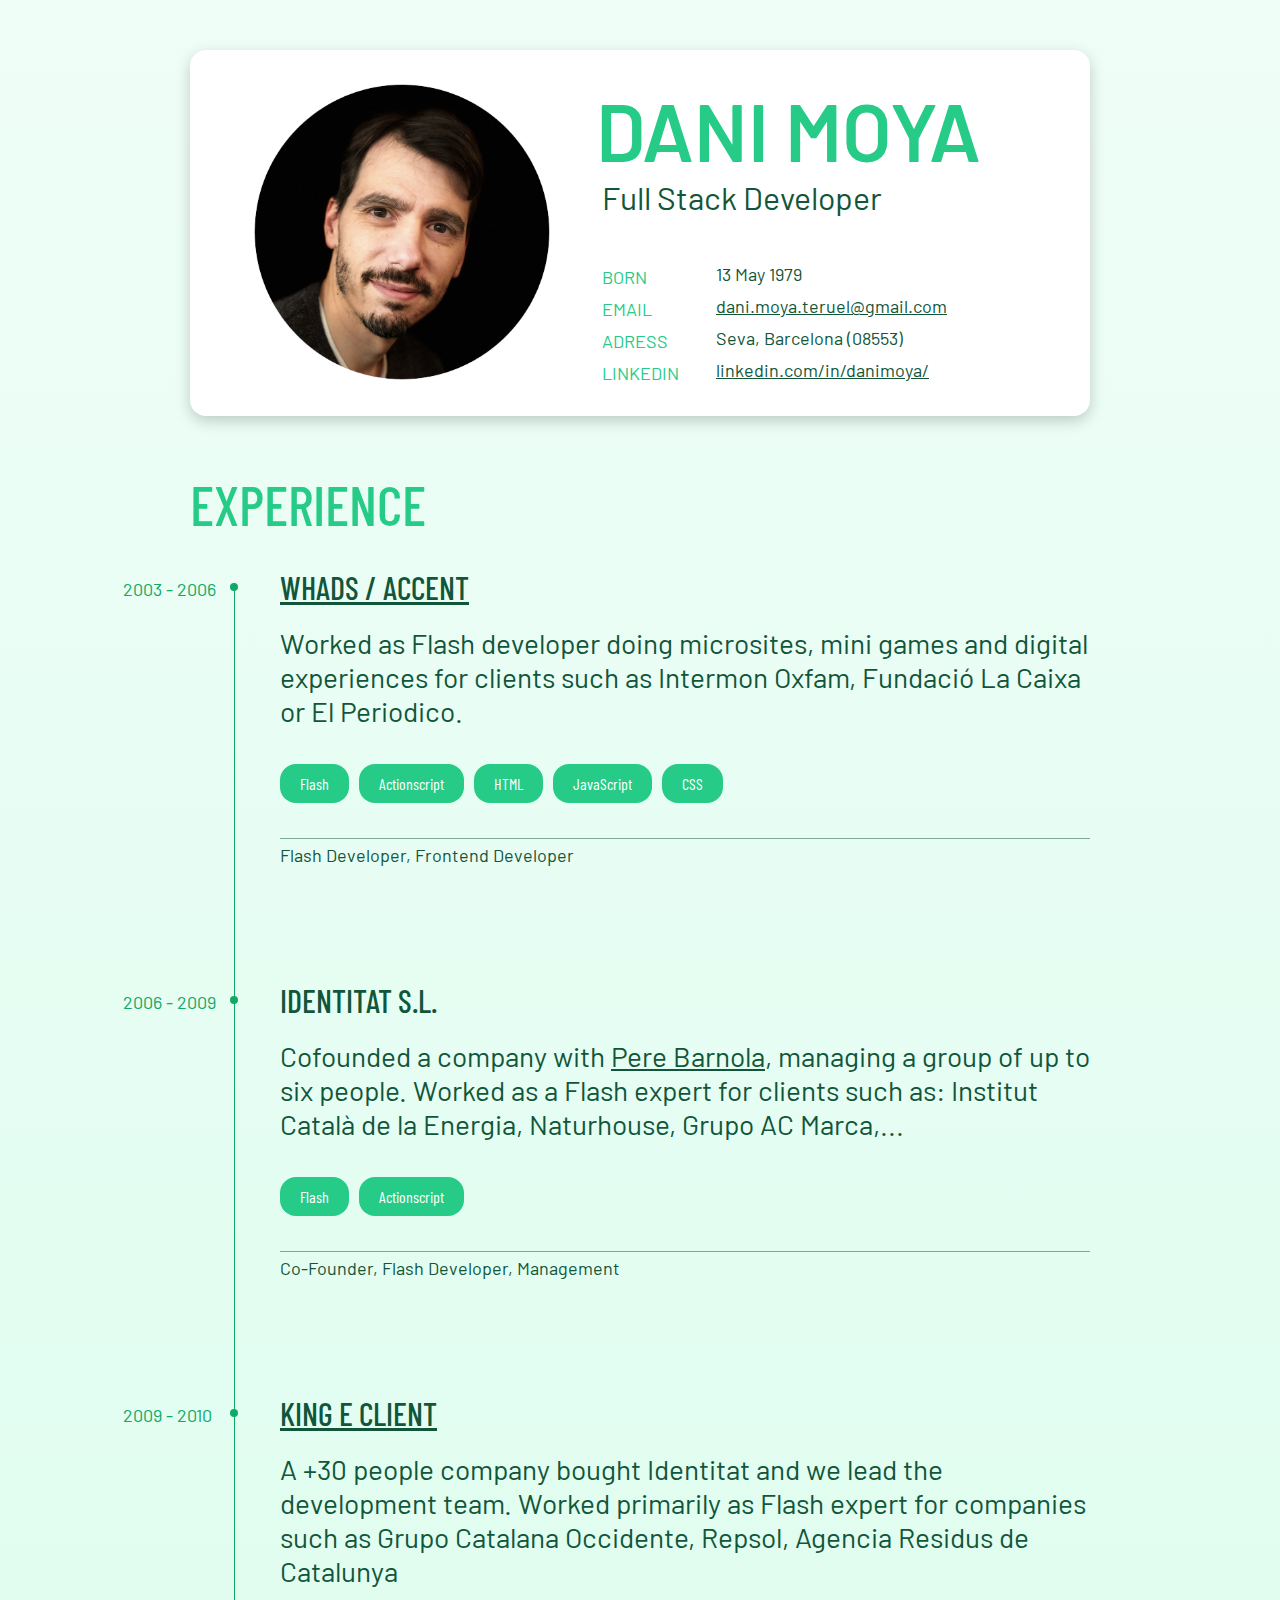
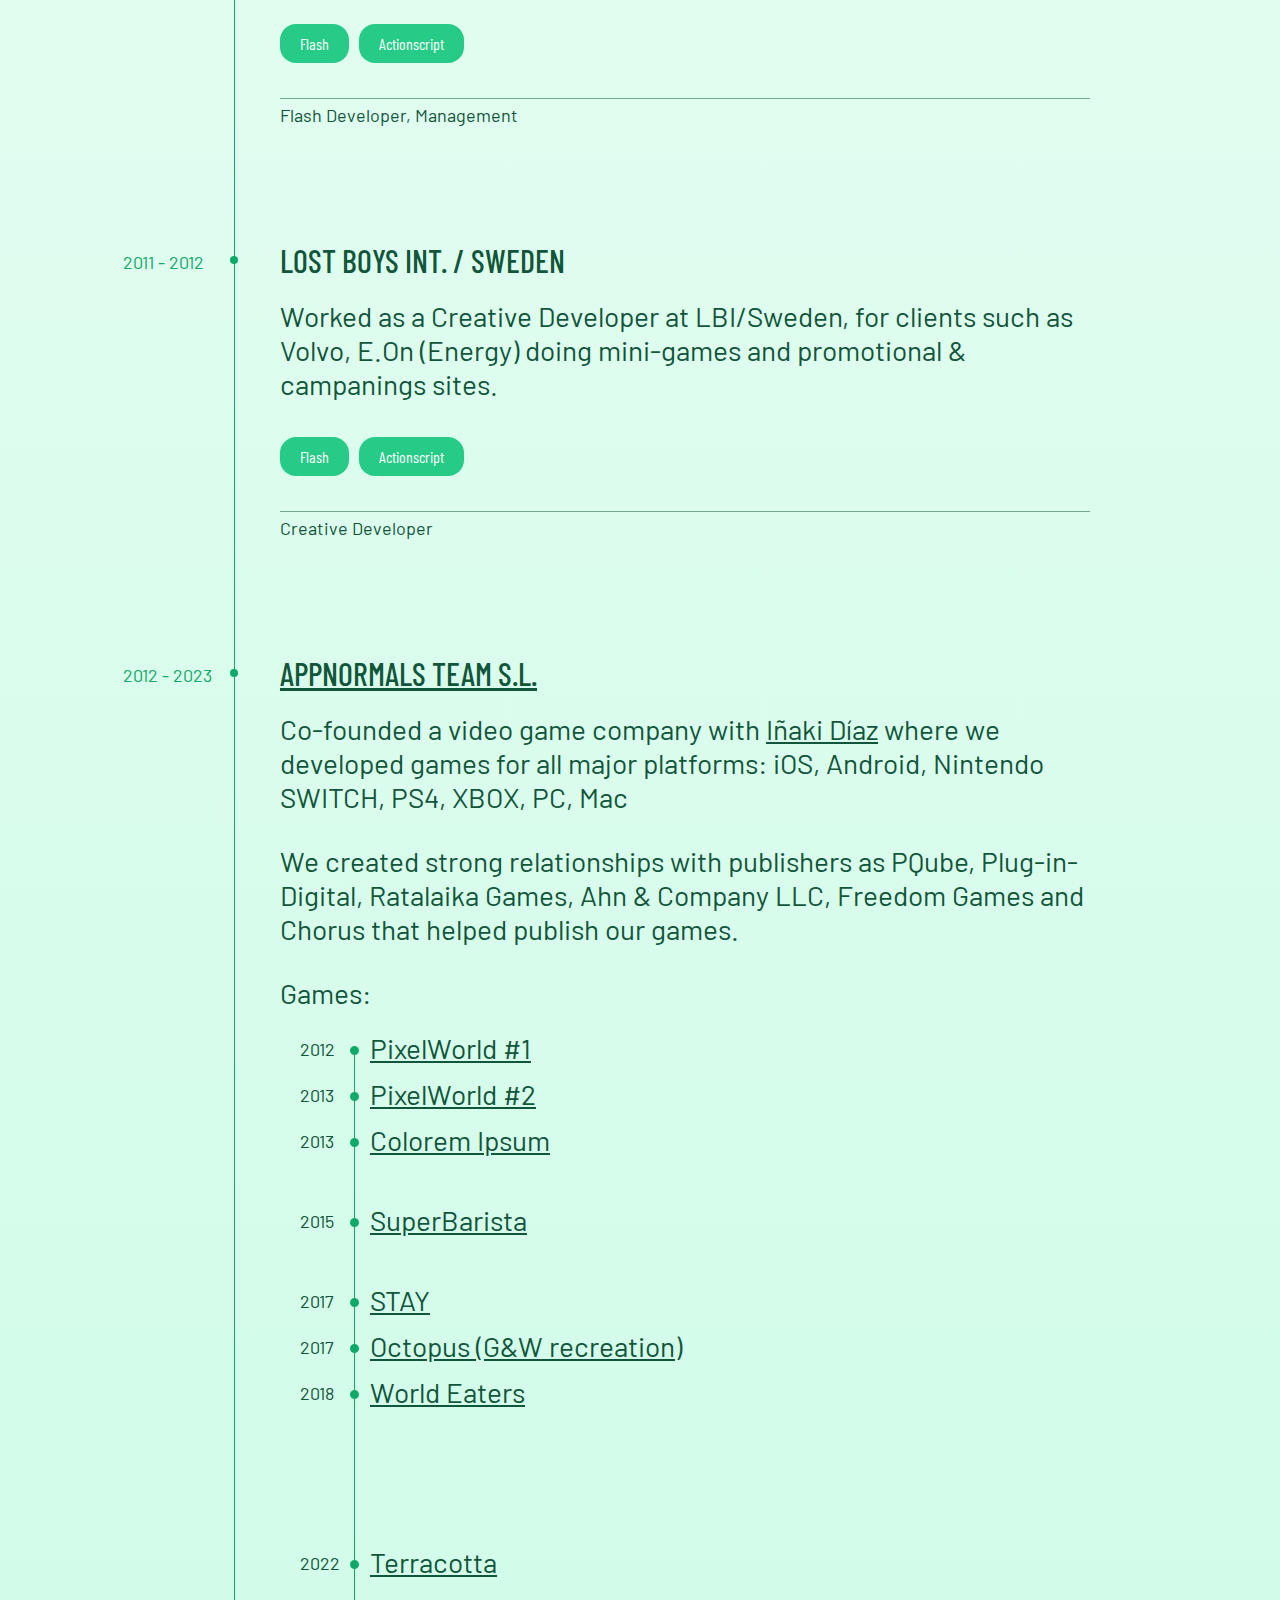
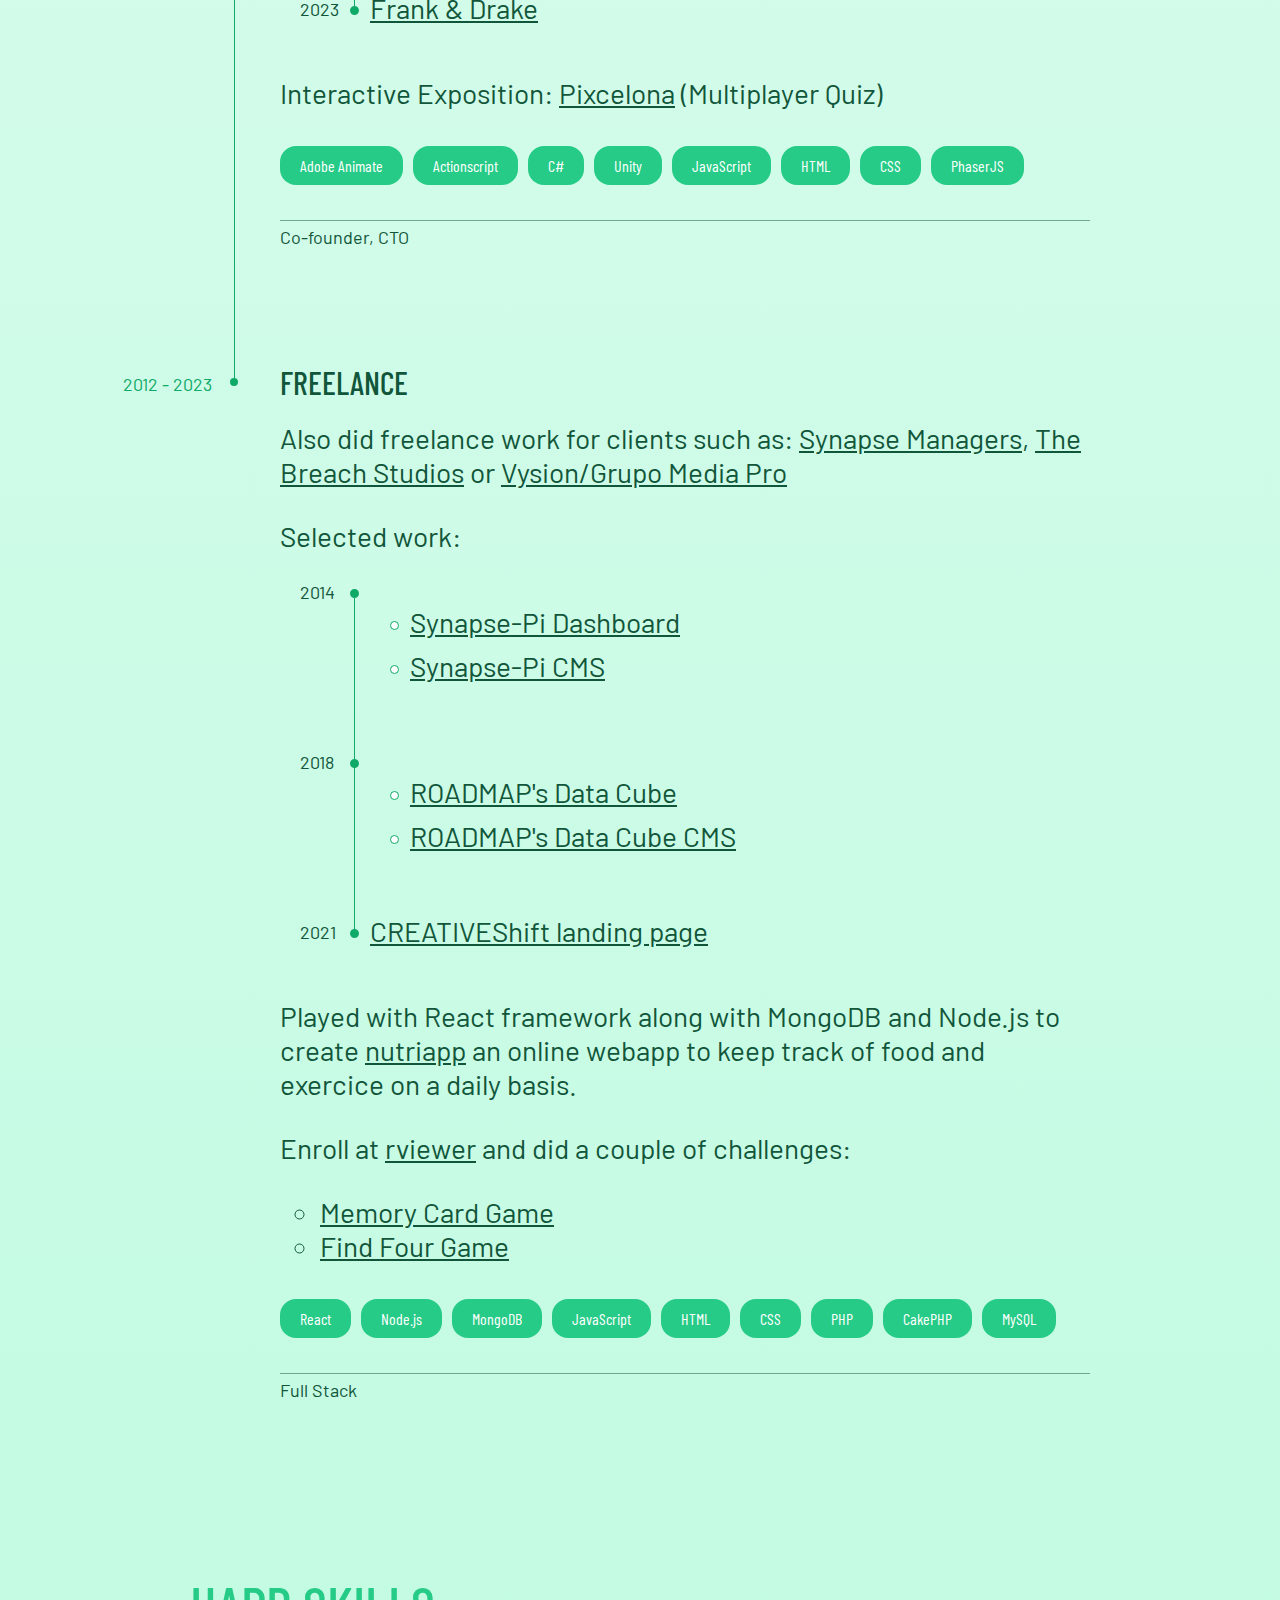
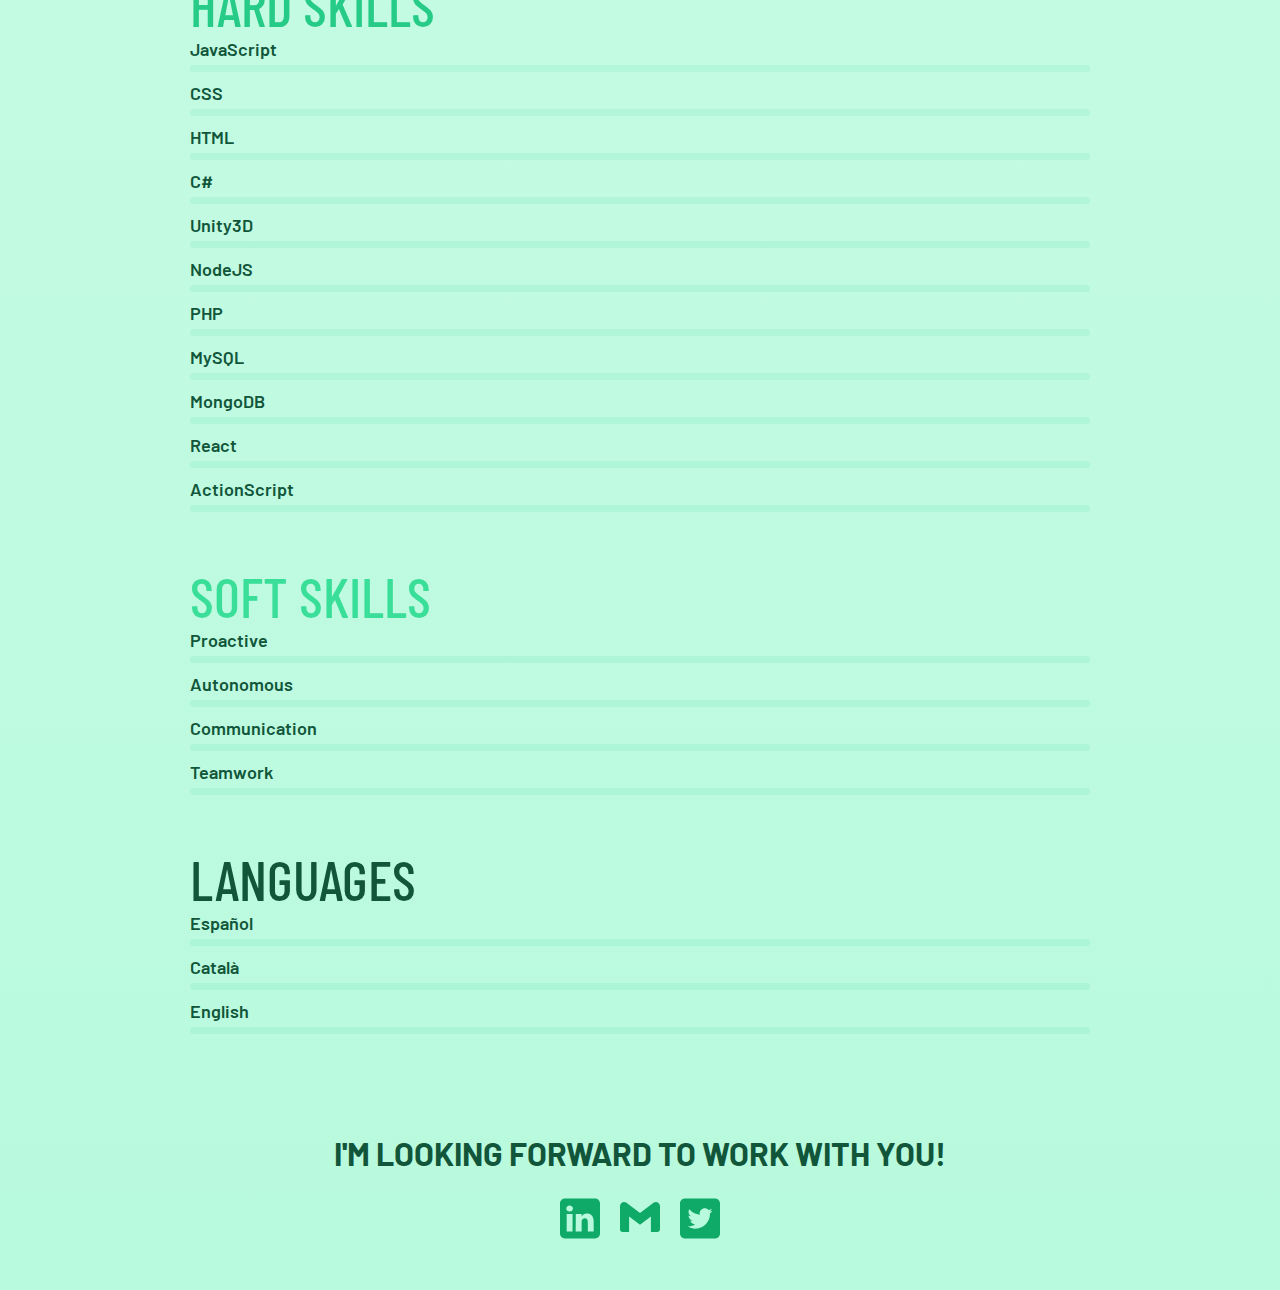
<file: index.html>
<!DOCTYPE html>
<html lang="en">
<head>
  <meta charset="UTF-8">
  <meta name="viewport" content="width=device-width, initial-scale=1.0">

  <!--<link rel="icon" type="image/png" sizes="32x32" href="./assets/favicon-32x32.png">-->
  <!-- Google fonts -->
  <link rel="preconnect" href="https://fonts.googleapis.com">
  <link rel="preconnect" href="https://fonts.gstatic.com" crossorigin>
  <link href="https://fonts.googleapis.com/css2?family=Barlow+Condensed:wght@400;700&family=Bellefair:wght@400;500;600;700&family=Barlow:wght@400;500;600;700&display=swap"
      rel="stylesheet">
      
  <!-- Our custom CSS -->
  <link rel="stylesheet" href="css/cv.css">
  <script src="https://ajax.googleapis.com/ajax/libs/jquery/3.6.4/jquery.min.js"></script>  
  <script src="./js/lib/anime.min.js"></script>
  <script src="./js/lib/fps.min.js"></script>
  <script src="./js/cv/index.js"></script>
  <title>Dani Moya | Full Stack Developer</title>
  
</head>
<body class="home">
    <div class="tooltip">
        <div class="tooltip-image-container">                      
        </div>
        <!--<img id="tooltip-image" class="tooltip-image" src="/assets/imgs/portfolio-synapse-dashboard.png">-->
        <div id="tooltip-description">Visit Linkedin profile</div>
        <img class="tooltip-wedge" src="assets/imgs/tooltip-wedge.png">
    </div>
    <div class="intro">
        <div class="intro-picture">
            <img class="flip-img" src="assets/imgs/dani.png">
        </div>
        <div class="intro-data">
            <div class="data-main">
                <div class="name">DANI MOYA</div>
                <div class="position">Full Stack Developer</div>
            </div>
            <div class="data-contact">
                <div class="pair">
                    <div class="contact-label">BORN</div>
                    <div class="contact-description">13 May 1979</div>
                </div>
                <div class="pair">
                    <div class="contact-label">EMAIL</div>
                    <div class="contact-description"><a href="mailto:dani.moya.teruel@gmail.com">dani.moya.teruel@gmail.com</a></div>
                </div>
                <div class="pair">
                    <div class="contact-label">ADRESS</div>
                    <div class="contact-description">Seva, Barcelona (08553)</div>
                </div>
                <div class="pair">
                    <div class="contact-label">LINKEDIN</div>
                    <div class="contact-description"><a href="https://www.linkedin.com/in/danimoya/" target="_blank">linkedin.com/in/danimoya/</a></div>
                </div>
            </div>
        </div>
        
    </div>
    <div class="cv">
        <div class="title">EXPERIENCE</div>
        <ul class="history-list">
            <li class="history-item">
                <div class="duration ff-serif">2003 - 2006</div>
                <h1 class="company ff-sans-cond"><a data-id="whads" href="https://www.whads.com/" target="_blank" >WHADS / ACCENT</a></h1>
                <div class="clients">Worked as Flash developer doing microsites, mini games and digital experiences for clients such as Intermon Oxfam, Fundació La Caixa or El Periodico.</div>
                <div class="tech-list">
                    <div class="tech">Flash</div>
                    <div class="tech">Actionscript</div>
                    <div class="tech">HTML</div>
                    <div class="tech">JavaScript</div>
                    <div class="tech">CSS</div>
                </div>
                <div class="rol-description">Flash Developer, Frontend Developer</div>
            </li>
            <li class="history-item">
                <div class="duration ff-serif">2006 - 2009</div>
                <h1 class="company ff-sans-cond">IDENTITAT S.L.</h1>
                <div class="clients">Cofounded a company with <a data-id="pere" href="https://www.linkedin.com/in/pere-barnola/" target="_blank">Pere Barnola</a>, managing a group of up to six people. Worked as a Flash expert for clients such as: Institut Català de la Energia, Naturhouse, Grupo AC Marca,...</div>

                <div class="tech-list">
                    <div class="tech">Flash</div>                
                    <div class="tech">Actionscript</div>                
                </div>
                <div class="rol-description ff-sans">Co-Founder, Flash Developer, Management</div>

            </li>
            <li class="history-item">
                <div class="duration ff-serif">2009 - 2010</div>
                <h1 class="company ff-sans-cond"><a data-id="kingeclient" href="https://kingeclient.com/" target="_blank">KING E CLIENT</a></h1>
                <div class="clients">A +30 people company bought Identitat and we lead the development team. Worked primarily as Flash expert for companies such as Grupo Catalana Occidente, Repsol, Agencia Residus de Catalunya</div>
                <div class="tech-list">
                    <div class="tech">Flash</div>
                    <div class="tech">Actionscript</div>                
                </div>
                <div class="rol-description">Flash Developer, Management</div>

            </li>
            <li class="history-item">
                <div class="duration ff-serif">2011 - 2012</div>
                <h1 class="company ff-sans-cond">LOST BOYS INT. / SWEDEN</h1>
                <div class="clients">Worked as a Creative Developer at LBI/Sweden, for clients such as Volvo, E.On (Energy) doing mini-games and promotional & campanings sites.</div>
                <div class="tech-list">
                    <div class="tech">Flash</div>
                    <div class="tech">Actionscript</div>                
                </div>
                <div class="rol-description">Creative Developer</div>

            </li>
            <li class="history-item">
                <div class="duration ff-serif">2012 - 2023</div>
                <h1 class="company ff-sans-cond"><a data-id="appnormals" href="https://appnormals.com/" target="_blank">APPNORMALS TEAM S.L.</a></h1>
                <div class="clients">
                    <p>Co-founded a video game company with <a data-id="inaki" href="https://www.linkedin.com/in/designatius/" target="_blank">Iñaki Díaz</a> where we developed games for all major platforms: iOS, Android, Nintendo SWITCH, PS4, XBOX, PC, Mac</p>
                    <p>We created strong relationships with publishers as PQube, Plug-in-Digital, Ratalaika Games, Ahn & Company LLC, Freedom Games and Chorus that helped publish our games.</p>
                    <p>
                        <span>Games</span>: 
                        <ul class="game-list">
                            <li><div class="date-release">2012</div><a data-id="pixelworld1" href="http://www.pixelworld.appnormals.com/" target="_blank">PixelWorld #1</a></li>
                            <li><div class="date-release">2013</div><a data-id="pixelworld2" href="https://www.behance.net/gallery/8091101/PixelWorld-vol-2-TV-shows-GAME" target="_blank">PixelWorld #2</a></li>
                            <li class="time-span-90"><div class="date-release">2013</div><a data-id="coloremipsum" href="https://www.behance.net/gallery/11932735/Colorem-Ipsum-GAME" target="_blank">Colorem Ipsum</a></li>
                            <li class="time-span-90"><div class="date-release">2015</div><a data-id="superbarista" href="https://www.behance.net/gallery/26732959/Super-Barista-iOS-game" target="_blank">SuperBarista</a></li>
                            <li><div class="date-release">2017</div><a data-id="stay" href="https://store.steampowered.com/app/753230/STAY/" target="_blank">STAY</a></li>
                            <li><div class="date-release">2017</div><a data-id="octopus" href="https://appnormals.com/octopus/" target="_blank">Octopus (G&W recreation)</a></li>
                            <li class="time-span-180"><div class="date-release">2018</div><a data-id="worldeaters" href="https://apps.apple.com/es/app/world-eaters/id1459025839" target="_blank">World Eaters</a></li>
                            <li><div class="date-release">2022</div><a data-id="terracotta" href="https://store.steampowered.com/app/748020/TERRACOTTA/" target="_blank">Terracotta</a></li>
                            <li><div class="date-release">2023</div><a data-id="frankanddrake" href="https://store.steampowered.com/app/1530800/Frank_and_Drake/" target="_blank">Frank & Drake</a></li>                            
                        </ul>
                    </p>
                    <p><span>Interactive Exposition</span>: <a data-h="180" data-id="pixcelona" href="assets/video/pixcelona.mp4" target="_blank">Pixcelona</a> (Multiplayer Quiz)</p>     
                </div>               
                <div class="tech-list">
                    <div class="tech">Adobe Animate</div>                
                    <div class="tech">Actionscript</div>                
                    <div class="tech">C#</div>                
                    <div class="tech">Unity</div>                
                    <div class="tech">JavaScript</div>                
                    <div class="tech">HTML</div>                
                    <div class="tech">CSS</div>                
                    <div class="tech">PhaserJS</div>                
                </div>
                <div class="rol-description">Co-founder, CTO</div>

            </li>
            <li class="history-item">
                <div class="duration ff-serif">2012 - 2023</div>
                <div class="company ff-sans-cond">FREELANCE</div>
                <div class="clients">
                    <p>Also did freelance work for clients such as: <a data-id="synapsemanagers" href="https://www.synapse-managers.com/" target="_blank">Synapse Managers</a>, <a data-id="thebreach" href="https://thebreachstudios.com/" target="_blank">The Breach Studios</a> or <a data-id="vysion" href="https://visyon360.com/" target="_blank">Vysion/Grupo Media Pro</a></p>
                    <p>
                        <span>Selected work:</span>
                        <ul class="game-list">
                            <li class="time-span-180">
                                <div class="date-release">2014</div>
                                <ul>
                                    <li><a data-id="synapse-pi-dashboard" href="https://synapse-pi.com/" target="_blank">Synapse-Pi Dashboard</a></li>
                                    <li><a data-id="synapse-pi-cms" href="https://synapse-pi.com/admin?url=admin" target"_blank">Synapse-Pi CMS</a></li>
                                </ul>
                                
                                
                            </li>
                            <li class="time-span-130">
                                <div class="date-release">2018</div>
                                <ul>
                                    <li><a data-id="synapse-cube-front" href="https://datacube.roadmap-alzheimer.org/" target="_blank">ROADMAP's Data Cube</a></li>
                                    <li><a data-id="synapse-cube-back" href="https://appnormals.com/synapse_cube/backend/index.php" target="_blank">ROADMAP's Data Cube CMS</a></li>
                                </ul>
                            </li>
                            <li>
                                <div class="date-release">2021</div>
                                <a data-id="creativeshift" href="#" target="_blank">CREATIVEShift landing page</a>
                            </li>
                        </ul>
                    </p>
                    <p>
                     Played with React framework along with MongoDB and Node.js to create <a data-id="nutriapp" href="https://nutriapp.onrender.com/" target="_blank">nutriapp</a> an online webapp to keep track of food and exercice on a daily basis.
                    </p>   
                    <p>
                        Enroll at <a data-id="rviewer" href="https://rviewer.io/">rviewer</a> and did a couple of challenges:
                        <ul>
                            <li><a data-id="memory" href="https://memory-game-p1ml.onrender.com/">Memory Card Game</a></li>
                            <li><a data-id="find-four" href="https://find-four-game.onrender.com/">Find Four Game</a></li>
                        </ul>
                    </p>
                </div>                     
                <div class="tech-list">
                    <div class="tech">React</div>                
                    <div class="tech">Node.js</div>                
                    <div class="tech">MongoDB</div>  
                    <div class="tech">JavaScript</div>                
                    <div class="tech">HTML</div>                
                    <div class="tech">CSS</div>    
                    <div class="tech">PHP</div>                
                    <div class="tech">CakePHP</div>                
                    <div class="tech">MySQL</div>    
                </div>
                <div class="rol-description">Full Stack</div>
            </li>
        </ul>
        
    </div>
    <div class="expertise">
        <div class="title">HARD SKILLS</div>
        <ul class="expertise-list">
            <li>
                <div class="expertise-item">JavaScript</div>
                <div class="expertise-score-holder"><div data-id="90" class="expertise-score"></div>
            </li>
            <li>
                <div class="expertise-item">CSS</div>
                <div class="expertise-score-holder"><div data-id="80" class="expertise-score"></div>
            </li>
            <li>
                <div class="expertise-item">HTML</div>
                <div class="expertise-score-holder"><div data-id="80" class="expertise-score"></div>
            </li>
            <li>
                <div class="expertise-item">C#</div>
                <div class="expertise-score-holder"><div data-id="95" class="expertise-score"></div>
            </li>
            <li>
                <div class="expertise-item">Unity3D</div>
                <div class="expertise-score-holder"><div data-id="95" class="expertise-score"></div>
            </li>
            <li>
                <div class="expertise-item">NodeJS</div>
                <div class="expertise-score-holder"><div data-id="75" class="expertise-score"></div>
            </li>
            <li>
                <div class="expertise-item">PHP</div>
                <div class="expertise-score-holder"><div data-id="80" class="expertise-score"></div>
            </li>
            <li>
                <div class="expertise-item">MySQL</div>
                <div class="expertise-score-holder"><div data-id="80" class="expertise-score"></div>
            </li>
            <li>
                <div class="expertise-item">MongoDB</div>
                <div class="expertise-score-holder"><div data-id="75" class="expertise-score"></div>
            </li>
            <li>
                <div class="expertise-item">React</div>
                <div class="expertise-score-holder"><div data-id="75" class="expertise-score"></div>
            </li>
            <li>
                <div class="expertise-item">ActionScript</div>
                <div class="expertise-score-holder"><div data-id="95" class="expertise-score"></div>
            </li>
        </ul>
        <div class="title title-soft">SOFT SKILLS</div>
        <ul class="expertise-list expertise-list-softskills">
            <li>
                <div class="expertise-item">Proactive</div>
                <div class="expertise-score-holder"><div data-id="90" class="expertise-score"></div>
            </li>
            <li>
                <div class="expertise-item">Autonomous</div>
                <div class="expertise-score-holder"><div data-id="95" class="expertise-score"></div>
            </li>
            <li>
                <div class="expertise-item">Communication</div>
                <div class="expertise-score-holder"><div data-id="80" class="expertise-score"></div>
            </li>
            <li>
                <div class="expertise-item">Teamwork</div>
                <div class="expertise-score-holder"><div data-id="95" class="expertise-score"></div>
            </li>
        </ul>
        <div class="title title-languages">LANGUAGES</div>
        <ul class="expertise-list expertise-list-languages">
            <li>
                <div class="expertise-item">Español</div>
                <div class="expertise-score-holder"><div data-id="100" class="expertise-score"></div>
            </li>
            <li>
                <div class="expertise-item">Català</div>
                <div class="expertise-score-holder"><div data-id="100" class="expertise-score"></div>
            </li>
            <li>
                <div class="expertise-item">English</div>
                <div class="expertise-score-holder"><div data-id="85" class="expertise-score"></div>
            </li>
        </ul>
    </div>
    <div class="cta-section">
        <h1>I'M LOOKING FORWARD TO WORK WITH YOU!</h1>
        <div class="icons-list">
            <a id="linkedin-icon" class="icon" href="https://www.linkedin.com/in/danimoya/" target="_blank">
                <svg  height="100%" style="fill-rule:evenodd;clip-rule:evenodd;stroke-linejoin:round;stroke-miterlimit:2;" version="1.1" viewBox="0 0 512 512" width="100%" xml:space="preserve" xmlns="http://www.w3.org/2000/svg" xmlns:serif="http://www.serif.com/" xmlns:xlink="http://www.w3.org/1999/xlink"><title>Linkedin</title><path d="M449.446,0c34.525,0 62.554,28.03 62.554,62.554l0,386.892c0,34.524 -28.03,62.554 -62.554,62.554l-386.892,0c-34.524,0 -62.554,-28.03 -62.554,-62.554l0,-386.892c0,-34.524 28.029,-62.554 62.554,-62.554l386.892,0Zm-288.985,423.278l0,-225.717l-75.04,0l0,225.717l75.04,0Zm270.539,0l0,-129.439c0,-69.333 -37.018,-101.586 -86.381,-101.586c-39.804,0 -57.634,21.891 -67.617,37.266l0,-31.958l-75.021,0c0.995,21.181 0,225.717 0,225.717l75.02,0l0,-126.056c0,-6.748 0.486,-13.492 2.474,-18.315c5.414,-13.475 17.767,-27.434 38.494,-27.434c27.135,0 38.007,20.707 38.007,51.037l0,120.768l75.024,0Zm-307.552,-334.556c-25.674,0 -42.448,16.879 -42.448,39.002c0,21.658 16.264,39.002 41.455,39.002l0.484,0c26.165,0 42.452,-17.344 42.452,-39.002c-0.485,-22.092 -16.241,-38.954 -41.943,-39.002Z"/></svg>
            </a>
            <a id="email-icon" class="icon" href="href="mailto:dani.moya.teruel@gmail.com"">
                <svg role="img" viewBox="0 0 24 24" xmlns="http://www.w3.org/2000/svg"><title>Gmail</title><path d="M24 5.457v13.909c0 .904-.732 1.636-1.636 1.636h-3.819V11.73L12 16.64l-6.545-4.91v9.273H1.636A1.636 1.636 0 0 1 0 19.366V5.457c0-2.023 2.309-3.178 3.927-1.964L5.455 4.64 12 9.548l6.545-4.91 1.528-1.145C21.69 2.28 24 3.434 24 5.457z"/></svg>
            </a>
            <a id="twitter-icon" class="icon" href="https://twitter.com/dmoyateruel" target="_blank">
                <svg height="100%" style="fill-rule:evenodd;clip-rule:evenodd;stroke-linejoin:round;stroke-miterlimit:2;" version="1.1" viewBox="0 0 512 512" width="100%" xml:space="preserve" xmlns="http://www.w3.org/2000/svg" xmlns:serif="http://www.serif.com/" xmlns:xlink="http://www.w3.org/1999/xlink"><title>Twitter/X</title><path d="M448,512l-384,0c-35.328,0 -64,-28.672 -64,-64l0,-384c0,-35.328 28.672,-64 64,-64l384,0c35.328,0 64,28.672 64,64l0,384c0,35.328 -28.672,64 -64,64Zm-251.392,-125.952c120.704,0 186.752,-100.096 186.752,-186.752c0,-2.816 0,-5.632 -0.128,-8.448c12.8,-9.216 23.936,-20.864 32.768,-34.048c-11.776,5.248 -24.448,8.704 -37.76,10.368c13.568,-8.064 23.936,-20.992 28.928,-36.352c-12.672,7.552 -26.752,12.928 -41.728,15.872c-12.032,-12.8 -29.056,-20.736 -47.872,-20.736c-36.224,0 -65.664,29.44 -65.664,65.664c0,5.12 0.64,10.112 1.664,14.976c-54.528,-2.688 -102.912,-28.928 -135.296,-68.608c-5.632,9.728 -8.832,20.992 -8.832,33.024c0,22.784 11.648,42.88 29.184,54.656c-10.752,-0.384 -20.864,-3.328 -29.696,-8.192l0,0.896c0,31.744 22.656,58.368 52.608,64.384c-5.504,1.536 -11.264,2.304 -17.28,2.304c-4.224,0 -8.32,-0.384 -12.288,-1.152c8.32,26.112 32.64,45.056 61.312,45.568c-22.528,17.664 -50.816,28.16 -81.536,28.16c-5.248,0 -10.496,-0.256 -15.616,-0.896c28.928,18.432 63.488,29.312 100.48,29.312Z" id="Dark_Blue" style="fill-rule:nonzero;"/></svg>
            </a>
            
        </div>
        
    </div>
</body>
</html>
</file>
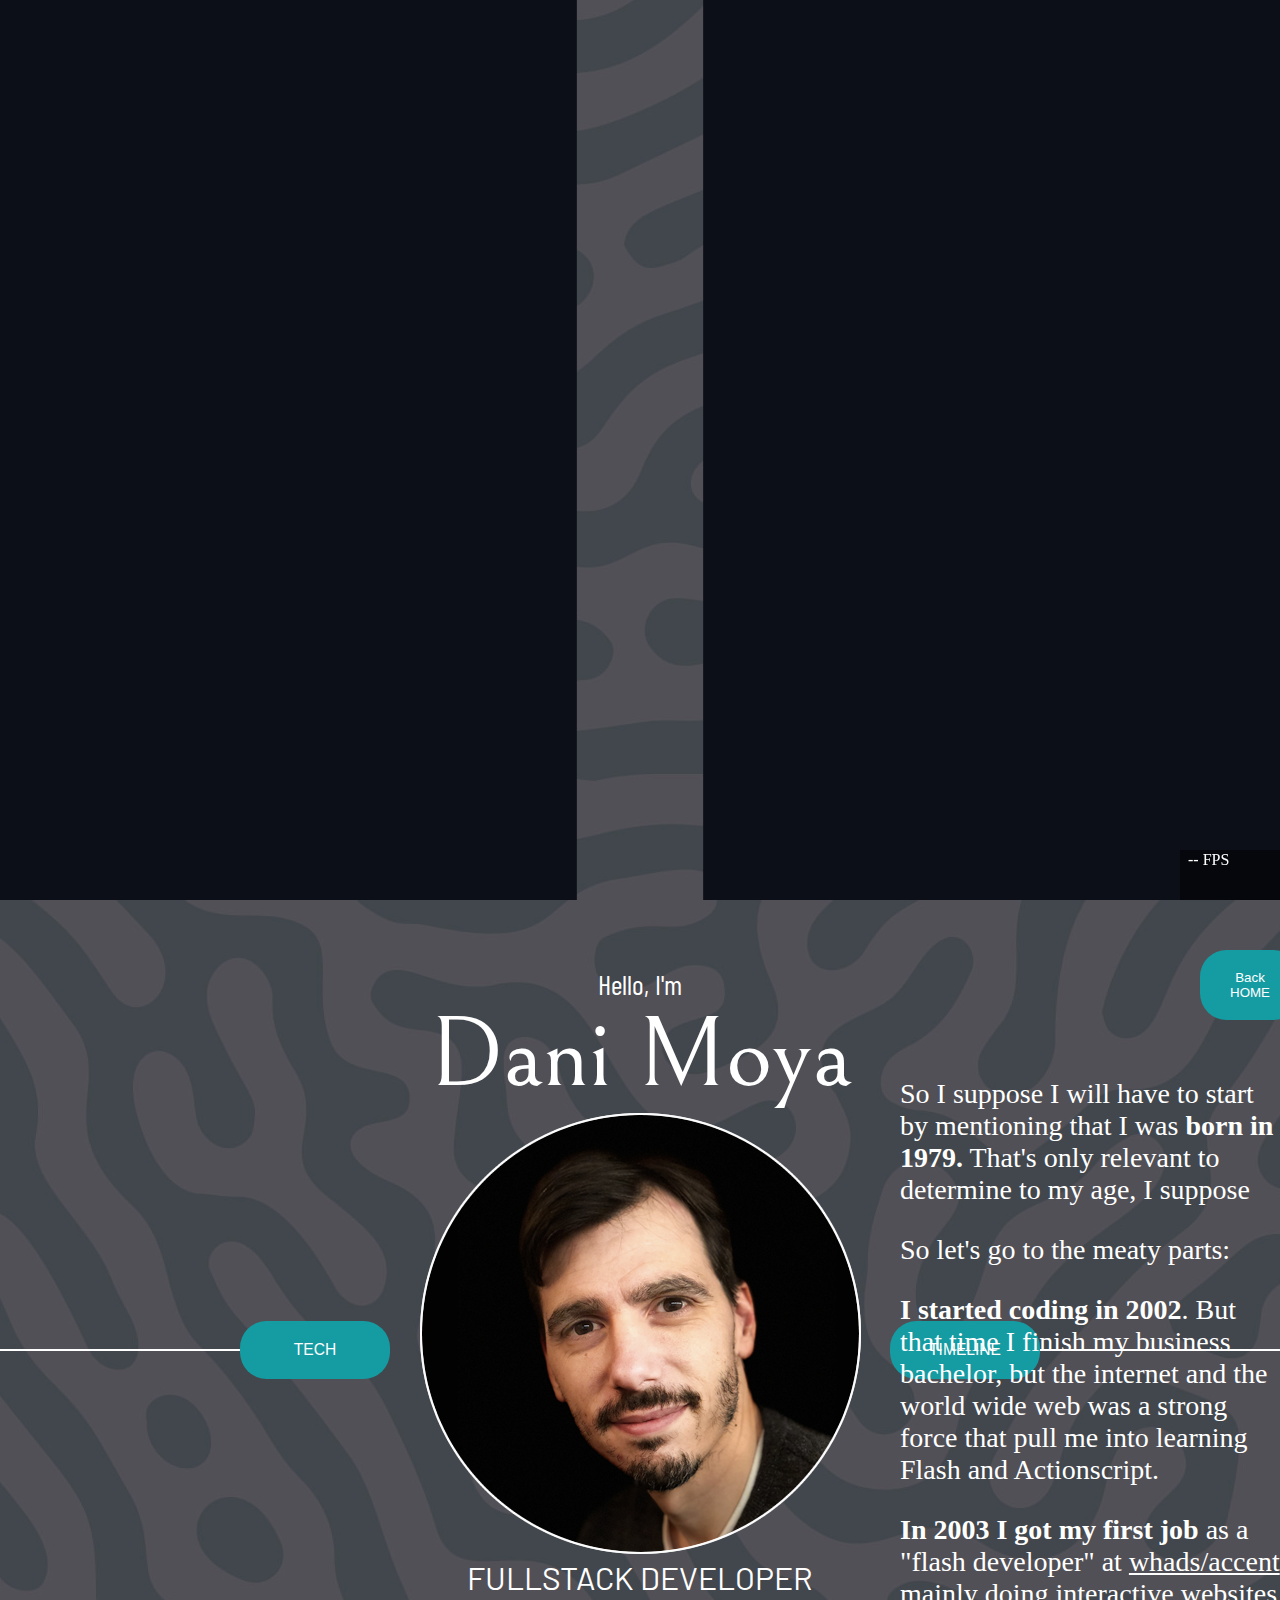
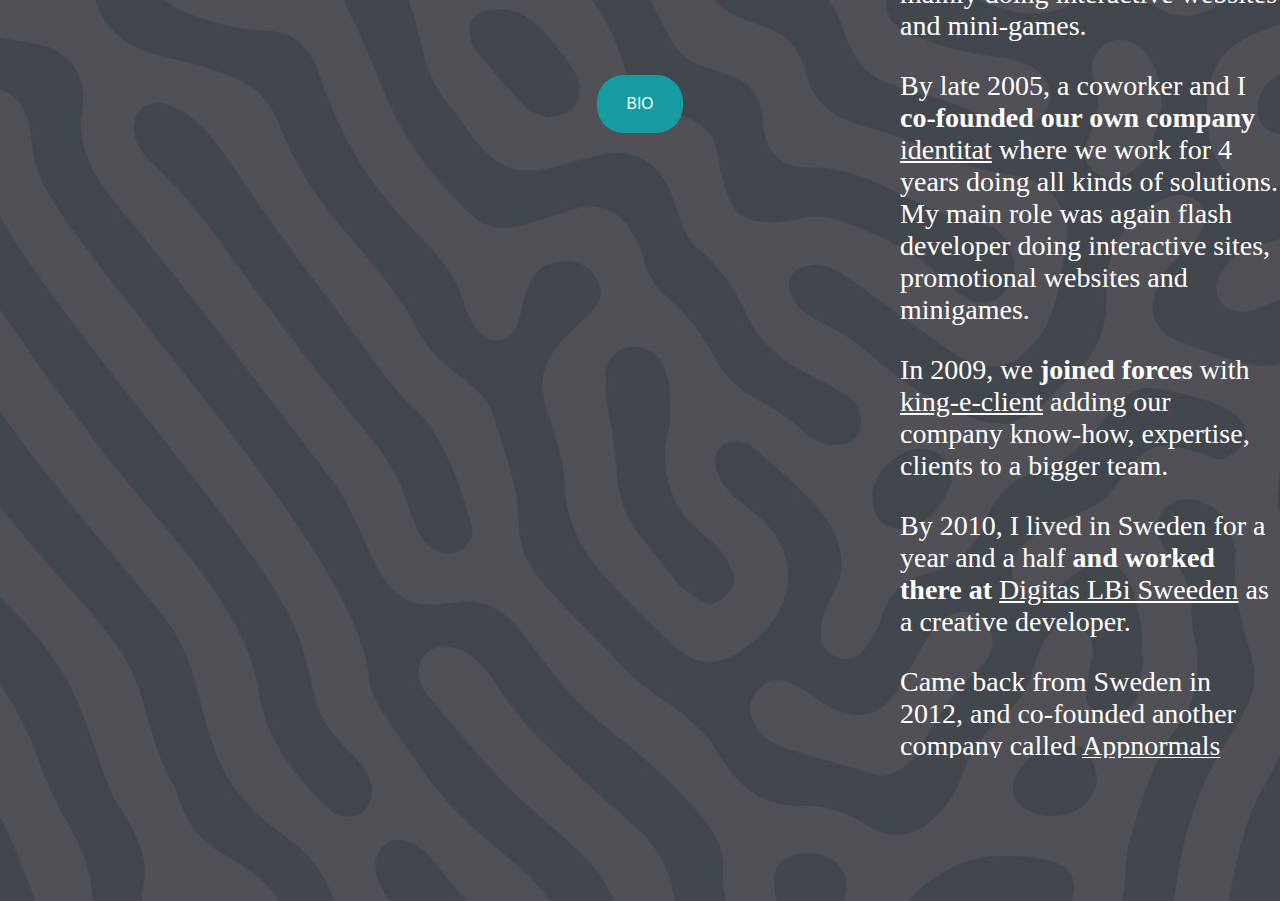
<file: old-index.html>
<!DOCTYPE html>
<html lang="en">
<head>
  <meta charset="UTF-8">
  <meta name="viewport" content="width=device-width, initial-scale=1.0">

  <!--<link rel="icon" type="image/png" sizes="32x32" href="./assets/favicon-32x32.png">-->
  <!-- Google fonts -->
  <link rel="preconnect" href="https://fonts.googleapis.com">
  <link rel="preconnect" href="https://fonts.gstatic.com" crossorigin>
  <link href="https://fonts.googleapis.com/css2?family=Barlow+Condensed:wght@400;700&family=Bellefair&family=Barlow:wght@400;700&display=swap"
      rel="stylesheet">
      
  <!-- Our custom CSS -->
  <link rel="stylesheet" href="css/index.css">
  <title>Dani Moya | CV</title>
  <script src="https://ajax.googleapis.com/ajax/libs/jquery/3.6.4/jquery.min.js"></script>  
  <script src="./js/lib/anime.min.js"></script>
  <script src="./js/lib/fps.min.js"></script>
  <script type="module" src="./js/index.js" defer></script>
</head>
<body class="home">
    <div class="container">
        <!-- BACKGROUND -->
        <div id="background"></div>

        <!-- DOORS -->
        <div id="door_one" class="full-width-div door"></div>
        <div id="door_two" class="full-width-div door"></div>

        <!-- ********** -->
        <!-- CONTENIDO -->
        <!-- ********** -->

        <!-- INICIO -->
        <div id="home" class="" style="--gap:6em;">
            <div id="tech-col">
                <div class="timeline-line"></div>
                <button id="tech-button"><h3>TECH</h3></button>
            </div>
            <div id="content-col">
                <div class="ff-sans-cond fs-500">Hello, I'm</div>
                <div class="ff-serif fs-800">Dani Moya</div>
                <img src="./assets/imgs/dani.png" />
                <div class="ff-sans-normal fs-600">FULLSTACK DEVELOPER</div>
                <button id="bio-button" style="margin-top:6em;"><h3>BIO</h3></button>
            </div>
            <div id="timeline-col" class="">
                <button id="timeline-button" ><h3>TIMELINE</h3></button>
                <div class="timeline-line">
                    
                </div>
            </div>
        </div>

        <!-- TECH -->
        <div id="tech" class="full-width-div">
            <div>
                <button id="tech-back-button">Back HOME</button>
            </div>
            <div class="ff-serif fs-800">TECH</div>
            <div>Hablar aquí de los conocimientos técnicos</div>
            
        </div>

        <!-- TIMELINE -->
        <div id="timeline" class="full-width-div">
            <button id="timeline-back-button">Back HOME</button>
            <div id="timeline-content">
                <div class="timeline-line">
                    <a href="#" id="tlb-2003"><div id="tl-2003" class="timeline-point dot"></div></a>
                    <div id="item-2003" class="timeline-item">
                        <div class="ff-serif">2003</div>
                        <div class="ff-sans-cond">Whads/Accent</div>
                    </div>

                    <a href="#" id="tlb-2005"><div id="tl-2005" class="timeline-point dot"></div></a>
                    <div id="item-2005" class="timeline-item timeline-position-top">
                        <div class="ff-serif">2005</div>
                        <div class="ff-sans-cond">identitat</div>
                    </div>

                    <a href="#" id="tlb-2009"><div id="tl-2009" class="timeline-point dot"></div></a>
                    <div id="item-2009" class="timeline-item">
                        <div class="ff-serif">2009</div>
                        <div class="ff-sans-cond">king-e-client</div>
                    </div>

                    <a href="#" id="tlb-2010"><div id="tl-2010" class="timeline-point dot"></div></a>
                    <div id="item-2010" class="timeline-item timeline-position-top">
                        <div class="ff-serif">2010</div>
                        <div class="ff-sans-cond">LBi/Digitas</div>
                    </div>
                    
                    <a href="#" id="tlb-2012"><div id="tl-2012" class="timeline-point dot"></div></a>
                    <div id="item-2012" class="timeline-item">
                        <div class="ff-serif">2012</div>
                        <div class="ff-sans-cond">Appnormals</div>
                    </div>

                    <a href="#" id="tlb-2023"><div id="tl-2023" class="timeline-point dot"></div></a>
                    <div id="item-2023" class="timeline-item">
                        <div class="ff-serif">2023</div>
                        <div class="ff-sans-cond">Today</div>
                    </div>

                    <div id="tl-visit-info">VISIT</div>
                </div>
            </div>
        </div>

        <!-- BIO -->
        <div id="bio" class="full-width-div flow">
            <div>
                <button id="bio-back-button">Back HOME</button>
            </div>
            <div class="bio-content flow">
                <p>So I suppose I will have to start by mentioning that I was <span>born in 1979.</span> That's only relevant to determine to my age, I suppose</p>
                <p>So let's go to the meaty parts:</p>
                <p><span>I started coding in 2002</span>. But that time I finish my business bachelor, but the internet and the world wide web was a strong force that pull me into learning Flash and Actionscript.</p>
                <p><span>In 2003 I got my first job</span> as a "flash developer" at <a class="external-link" href="hhttp://www.whads.com">whads/accent</a> mainly doing interactive websites and mini-games.</p>
                <p>By late 2005, a coworker and I <span>co-founded our own company</span> <a class="external-link" href="www.identitt.com">identitat</a> where we work for 4 years doing all kinds of solutions. My main role was again flash developer doing interactive sites, promotional websites and minigames.</p>
                <p>In 2009, we <span>joined forces</span> with <a class="external-link" href="https://kingeclient.com/">king-e-client</a> adding our company know-how, expertise, clients to a bigger team.</p>
                <p>By 2010, I lived in Sweden for a year and a half <span>and worked there at</span> <a class="external-link" href="https://www.digitas.com/">Digitas LBi Sweeden</a> as a creative developer.</p>
                <p>Came back from Sweden in 2012, and co-founded another company called <a class="external-link" href="https://www.appnormals.com/">Appnormals</a> where we made a bunch of games (PixelWorld, SuperBarista!, Colorem Ipsum, Stay, Terracotta and Frank&Drake) for mobile, consoles and PC.</p>
                <p>We also did a bunch of work-for-hire: a massive multiplayer quizz game, a dashboard solution for a research management company, a iOS multiplayer battle royale game, and many others</p>
            </div>
            
        </div>
        
        
    </div>
</body>
</html>
</file>
<file: css/cv.css>
/* ------------------- */
/* Custom properties   */
/* ------------------- */

:root {
    /* colors */
    --clr-dark: 230 35% 7%;
    --clr-light: 231 77% 90%;
    --clr-white: 0 0% 100%;
    --clr-green: 183 77% 36%;
    
    /* font-sizes */
    --fs-900: clamp(5rem, 8vw + 1rem, 9.375rem);
    --fs-800: 3.5rem;
    --fs-700: 1.5rem;
    --fs-600: 1rem;
    --fs-500: 1.75rem;
    --fs-400: 0.9375rem;
    --fs-300: 1rem;
    --fs-200: 0.875rem;
    
    /* font-families */
    --ff-serif: "Bellefair", serif;
    --ff-sans-cond: "Barlow Condensed", sans-serif;
    --ff-sans-normal: "Barlow", sans-serif;

    padding: 0;
    color: hsl( var(--clr-white) ); 
}

@media (min-width: 35em) {
    :root {
        --fs-800: 5rem;
        --fs-700: 2.5rem;
        --fs-600: 1.5rem;
        --fs-400: 1rem;
    }
}

@media (min-width: 45em) {
    :root {
        /* font-sizes */
        --fs-800: 6.25rem;
        --fs-700: 3.5rem;
        --fs-600: 2rem;
        --fs-400: 1.125rem;
    }
}


/* ------------------- */
/* Reset               */
/* ------------------- */

/* https://piccalil.li/blog/a-modern-css-reset/ */

/* Box sizing */
*,
*::before,
*::after {
    box-sizing: border-box;
}

/* Reset margins */
body,
h1,
h2,
h3,
h4,
h5,
p,
figure,
picture {
    margin: 0; 
}

h1,
h2,
h3,
h4,
h5,
h6,
p {
    font-weight: 400;
}

/* ------------------- */
/* Compontents         */
/* ------------------- */
.test {
    border:1px solid red;
}

/* typography */

.ff-serif { font-family: var(--ff-serif); } 
.ff-sans-cond { font-family: var(--ff-sans-cond); } 
.ff-sans-normal { font-family: var(--ff-sans-normal); } 

.letter-spacing-1 { letter-spacing: 4.75px; } 
.letter-spacing-2 { letter-spacing: 2.7px; } 
.letter-spacing-3 { letter-spacing: 2.35px; } 

.uppercase { text-transform: uppercase; }

.fs-900 { font-size: var(--fs-900); }
.fs-800 { font-size: var(--fs-800); }
.fs-700 { font-size: var(--fs-700); }
.fs-600 { font-size: var(--fs-600); }
.fs-500 { font-size: var(--fs-500); }
.fs-400 { font-size: var(--fs-400); }
.fs-300 { font-size: var(--fs-300); }
.fs-200 { font-size: var(--fs-200); }

.fs-900,
.fs-800,
.fs-700,
.fs-600 {
    line-height: 1.1;
}

a {
    color:inherit;
    transition:all .25s linear;
}

a:hover {
    color:#0fa968;
}

p:not(:last-of-type) {
    margin-bottom: 30px;
}

.flip-img {
    transform: scalex(-1);
 }

.home {
    display:grid;
    /*background-color: #effef7;*/
    background: linear-gradient(#effef7, #b8fadd);
    color:#11563a;
    align-content: center;
    grid-template: 
    ". intro ." auto 
    ". content ." auto 
    ". expertise ." auto 
    ". cta ." auto 
    / 1fr minmax(600px, 900px) 1fr;
    margin-top:50px;
    overflow-x: hidden;
}

.intro{
    grid-area: intro;
    display:grid;
    grid-template: 
    "picture data" auto     
    / 1fr 2fr;
    
    font-family: var(--ff-sans-normal);
    background-color: white;
    border-radius: 1em;
    padding: 2em;
    
    box-shadow: rgba(0, 0, 0, 0.2) 0px 5px 15px;
}

.intro-picture {
    grid-area: picture;
    display: flex;
    flex-direction: column;
    margin-left: 30px;
}

.intro-picture > img {
    max-width: 300px;
}

.intro-data{
    grid-area: data;
    display: flex;
    flex-direction: column;
    margin-left: 50px;
}

.name {
    font-size: 80px;
    margin-left:-6px;
    color:#25cb86;
    font-weight: 600;
    font-family: var(--ff-sans-normal);
}

.position {
    font-size: var(--fs-600);
}

.intro-data{
    font-size: var(--fs-400);
}

.data-contact {
    margin-top:50px;
    display: flex;
    flex-direction: column;
    gap: 10px;
}

.pair {
    display: grid;
    grid-template: 
    "label description" auto     
    / 1fr 3fr;
}

.contact-label {
    grid-area: label;
    color:rgb(37, 203, 134);
    font-family: var(--ff-sans-normal);
}

.contact-description{
    grid-area: description;
    margin-top: -3px;
}

.claim {
    font-size: var(--fs-600);
    margin-top:.5em;
    text-align: center;
    max-width: 520px;
}

.cv{
    grid-area: content;
    display:grid;
    margin-top: 30px;
}

.expertise{
    grid-area: expertise;
    margin-top: 30px;
}

.title {
    font-family: var(--ff-sans-cond);
    font-size: var(--fs-700);
    font-weight: 500;
    margin-top: 1.5rem;
    color:rgba(37, 203, 134, 1);
}

.title-soft {
    color: rgb(57, 222, 153);  
}

.title-languages {
    color: inherit;  
}

.expertise-list {
    margin:0 0 40px 0;
    padding:0;
}

.expertise li {
    list-style: none;
    position: relative;
    padding-bottom: 10px;

}

.expertise-item{
    font-family: var(--ff-sans-normal);
    font-size: var(--fs-400);
    margin-bottom: 5px;
    font-weight: 600;
}

.expertise-score-holder{
    height: 7px;
    width: 100%;
    background: rgba(37, 203, 134, 0.1);
    padding: 0px;
    position: relative;
    border-radius: 5px;
    
}

.expertise-score{
    height: 7px;
    background: rgba(37, 203, 134, 1);
    padding: 0px !important;
    left: 0px;
    position: absolute;
    border-radius: 5px;
    width: 0px;
    transition: all 1s ease-out;
}

.expertise-list-softskills .expertise-score {
    background: rgb(59, 250, 171);
}

.expertise-list-languages .expertise-score {
    background: rgb(17, 86, 58);
}

.score-75 {
    width: 75%;
}

.score-80 {
    width: 80%;
}

.score-85 {
    width: 85%;
}

.score-90 {
    width: 90%;
}

.score-95 {
    width: 95%;
}

.score-100 {
    width: 100%;
}

.history-item {
    list-style: none;
    position: relative;
    padding-left: 50px;
    padding-bottom: 100px;
}

.history-item:not(:last-of-type):before {
    background-color: #0fa968;
    content: "";
    height: 100%;
    left: 4px;
    position: absolute;
    top: 30px;
    width: 1px;
}

.history-item:after {
    background-color: #0fa968;
    border: 2px solid #0fa968;
    border-radius: 50%;
    box-sizing: border-box;
    content: "";
    display: inline-block;
    flex-shrink: 0;
    height: 8px;
    left: 0;
    position: absolute;
    top: 30px;
    width: 8px;
}

.timeline-item {
    padding-bottom: 50px;
}

.timeline-item:last-child{
    margin-bottom: 100px;
}

.company {
    font-size: var(--fs-600);
    font-weight: 500;
    margin-bottom: 1rem;
    margin-top: -7px;
}

.duration {
    font-size: var(--fs-400);
    font-family: var(--ff-sans-normal);
    color:#0fa968;
    position: relative;
    left: -157px;
    top: 25px;
    z-index: -1;
}

.clients {
    font-size: var(--fs-500);
    font-family: var(--ff-sans-normal);
    margin-top: 20px;
    
    margin-bottom: 10px;
}
.clients > span{
    font-family: var(--ff-sans-normal);
    font-weight: 600;
}

.tech-list{
    display:flex;
    justify-content: left;
    margin-top: 20px;
    flex-wrap: wrap;
}

.tech {
    font-family: var(--ff-sans-cond);
    background-color:#25cb86;
    color:white;
    font-size:var(--fs-300);
    padding:10px 20px;
    margin-right:10px;
    border-radius: 1em;
    margin-top:1em;
}

.rol-label {
    font-family: var(--ff-sans-cond);
    font-size: var(--fs-400);
}

.rol-description {
    font-family: var(--ff-sans-normal);
    font-size: var(--fs-400);
    margin-top: 35px;
    padding-top: 5px;
    border-top: 1px solid rgba(17, 86, 58, 0.5);
}

.tooltip {
    display: none;
    position: absolute;
    top:150px;
    left:150px;
    background-color:white;
    border-radius:10px;
    font-family: var(--ff-sans-normal);
    width: 320px;
    height: 273px;
    z-index:1000;
    box-shadow: rgba(100, 100, 111, 0.2) 0px 7px 29px 0px;
    transform: perspective(1500px) rotateY(0deg) rotateX(0deg);
    pointer-events: none;
    grid-template-areas: 
        "image" 
        "description";
    grid-template-columns: auto;
    grid-template-rows: 1fr;
        
}

#tooltip-description{
    margin-left: 10px;
    margin-top: 5px;
    position:relative;
    grid-area: description;
}

.tooltip-image-container {
    grid-area: image;
    overflow: hidden;
    position: relative;
    width: 320px;
    height: 240px;
    border-top-left-radius: 10px;
    border-top-right-radius: 10px;
}

.tooltip-image{
    position:absolute;
    top:0px;
    left:0px;
    width: 320px;
}

.tooltip-wedge {
    position: absolute;
    top: 236px;
    left: 30px;
    z-index: -1;
}

.game-list {
    position: relative;
    margin-left: 50px;
   
}
.date-release {
    position: relative;
    left: -70px;
    top: -2px;
    font-size: var(--fs-400);
}

.game-list > li {
    position: relative;

    margin-bottom: -10px;
    list-style: none;
}

.game-list > li:not(:last-of-type):before {
    background-color: #0fa968;
    content: "";
    height: 98%;
    left: -16px;
    position: absolute;
    top: 6px;
    width: 1px;
}

.time-span-90 {
    height: 90px;
}

.time-span-180 {
    height: 180px;
}

.time-span-130 {
    height: 180px;
}

.game-list > li:after {
    background-color: #0fa968;
    border: 2px solid #0fa968;
    border-radius: 50%;
    box-sizing: border-box;
    content: "";
    display: inline-block;
    flex-shrink: 0;
    height: 9px;
    left: -20px;
    position: absolute;
    top: 6px;
    width: 9px;
}

.game-list > li > a {
    position: relative;
    top: -31px;
}

.game-list > li > ul > li {
    list-style: none;
    position: relative;
    margin-bottom: 10px;
}

.game-list > li > ul > li:after {
    background-color: #ffffff;
    border: 1px solid #0fa968;
    border-radius: 50%;
    box-sizing: border-box;
    content: "";
    display: inline-block;
    flex-shrink: 0;
    height: 9px;
    left: -20px;
    position: absolute;
    top: 16px;
    width: 9px;
}


.cta-section {
    grid-area: cta;
    text-align: center;
    margin:50px 0 50px 0;
    font-family: var(--ff-sans-normal);
}

.cta-section h1 {
    font-weight: bold;
}

.cta-section p {
    font-size: var(--fs-500);
}

.icons-list {
    display: flex;
    justify-content: center;
    gap: 20px;
    margin-top: 25px;
}

.icon {
    width: 40px;
    display: block;
}

.icon svg:hover {
    fill:#25cb86;
    
}

.icon svg {
    fill: #0fa968;
    transition: all .5s linear;
}


@media (max-width: 1065px) {
    .home {
        grid-template: 
        ". intro ." auto 
        ". expertise ." auto 
        ". content ." auto 
        ". cta ." auto 
        / 1fr minmax(500px, 700px) 1fr;
        margin-top:20px;
    }

    .intro {
        grid-template: 
        "picture" auto     
        "data" auto     
        / 1fr;  
    }

    .intro-picture{
        margin:auto;
    }

    .intro-data{
        margin:0;
    }

    .data-main{
        text-align: center;
    }

    .data-contact{
        margin-left: 50px;
        margin-right: 50px;
    }
  }

  @media (max-width: 862px) {
    .home {
        grid-template: 
        ". intro ." auto 
        ". expertise ." auto 
        ". content ." auto 
        ". cta ." auto 
        / 1fr minmax(300px, 600px) 1fr;
        margin-top:20px;
    }

    .duration {
        left:0px;
    }

    .company{
        margin-top: 33px;
    }

    .history-list{
        margin:0px;
        padding:0px;
    }

    .history-item{
        padding-left: 30px;
        padding-bottom: 40px;
    }

 }

 @media (max-width: 620px) {

    .home {
        grid-template: 
        ". intro ." auto 
        ". expertise ." auto 
        ". content ." auto 
        ". cta ." auto 
        / 1fr minmax(300px, 420px) 1fr;
        margin-top:20px;
    }

    .data-contact{
        margin-left: 0px;
        margin-right: 0px;
    }
 }

 @media (max-width: 440px) {

    .home {
        grid-template: 
        ". intro ." auto 
        ". expertise ." auto 
        ". content ." auto 
        ". cta ." auto 
        / 1fr minmax(300px, 320px) 1fr;
        margin-top:20px;
    }

    .intro {
        padding:1em;
    }

    .intro-picture > img {
        max-width: 260px;
    }

    .name {
        font-size: var(--fs-800);
    }

    .company{
        font-size: var(--fs-800);
    }
    
 }
</file>
<file: css/index.css>
/* ------------------- */
/* Custom properties   */
/* ------------------- */

:root {
    /* colors */
    --clr-dark: 230 35% 7%;
    --clr-light: 231 77% 90%;
    --clr-white: 0 0% 100%;
    --clr-green: 183 77% 36%;
    
    /* font-sizes */
    --fs-900: clamp(5rem, 8vw + 1rem, 9.375rem);
    --fs-800: 3.5rem;
    --fs-700: 1.5rem;
    --fs-600: 1rem;
    --fs-500: 1.75rem;
    --fs-400: 0.9375rem;
    --fs-300: 1rem;
    --fs-200: 0.875rem;
    
    /* font-families */
    --ff-serif: "Bellefair", serif;
    --ff-sans-cond: "Barlow Condensed", sans-serif;
    --ff-sans-normal: "Barlow", sans-serif;

    padding: 0;
    overflow: hidden;
    color: hsl( var(--clr-white) ); 
}

@media (min-width: 35em) {
    :root {
        --fs-800: 5rem;
        --fs-700: 2.5rem;
        --fs-600: 1.5rem;
        --fs-400: 1rem;
    }
}

@media (min-width: 45em) {
    :root {
        /* font-sizes */
        --fs-800: 6.25rem;
        --fs-700: 3.5rem;
        --fs-600: 2rem;
        --fs-400: 1.125rem;
    }
}


/* ------------------- */
/* Reset               */
/* ------------------- */

/* https://piccalil.li/blog/a-modern-css-reset/ */

/* Box sizing */
*,
*::before,
*::after {
    box-sizing: border-box;
}

/* Reset margins */
body,
h1,
h2,
h3,
h4,
h5,
p,
figure,
picture {
    margin: 0; 
}

h1,
h2,
h3,
h4,
h5,
h6,
p {
    font-weight: 400;
}

/* ------------------- */
/* Compontents         */
/* ------------------- */
.test {
    border:1px solid red;
}

/* typography */

.ff-serif { font-family: var(--ff-serif); } 
.ff-sans-cond { font-family: var(--ff-sans-cond); } 
.ff-sans-normal { font-family: var(--ff-sans-normal); } 

.letter-spacing-1 { letter-spacing: 4.75px; } 
.letter-spacing-2 { letter-spacing: 2.7px; } 
.letter-spacing-3 { letter-spacing: 2.35px; } 

.uppercase { text-transform: uppercase; }

.fs-900 { font-size: var(--fs-900); }
.fs-800 { font-size: var(--fs-800); }
.fs-700 { font-size: var(--fs-700); }
.fs-600 { font-size: var(--fs-600); }
.fs-500 { font-size: var(--fs-500); }
.fs-400 { font-size: var(--fs-400); }
.fs-300 { font-size: var(--fs-300); }
.fs-200 { font-size: var(--fs-200); }

.fs-900,
.fs-800,
.fs-700,
.fs-600 {
    line-height: 1.1;
}

/* ------------------- */
/* Utility classes     */
/* ------------------- */

/* general */

.external-link {
    color:white;
    text-decoration: underline;
}

.flex {
    display: flex;
    gap: var(--gap, 1rem);
}

.grid {
    display: grid;
    gap: var(--gap, 1rem);
}

.d-block {
    display: block;
}

.flow > *:where(:not(:first-child)) {
    margin-top: var(--flow-space, 1rem);
}

.container {
    margin-inline: auto;
    max-width: 80rem;
}

.sr-only {
  position: absolute; 
  width: 1px;
  height: 1px;
  padding: 0;
  margin: -1px; 
  overflow: hidden;
  clip: rect(0, 0, 0, 0);
  white-space: nowrap; /* added line */
  border: 0;
}

.skip-to-content {
    position: absolute;
    z-index: 9999;
    background: hsl( var(--clr-white) );
    color: hsl( var(--clr-dark) ); 
    padding: .5em 1em;
    margin-inline: auto;
    transform: translateY(-100%);
    transition: transform 250ms ease-in;
}

.skip-to-content:focus {
    transform: translateY(0);
}

/* colors */

.bg-dark { background-color: hsl( var(--clr-dark) );}
.bg-accent { background-color: hsl( var(--clr-light) );}
.bg-white { background-color: hsl( var(--clr-white) );}

.text-dark { color: hsl( var(--clr-dark) );}
.text-accent { color: hsl( var(--clr-light) );}
.text-white { color: hsl( var(--clr-white) );}

/* SLIDES */
button {
    padding:20px 30px;
    border-radius: 2em;
    border:none;
    background-color: hsl( var(--clr-green) );
    cursor: pointer;
    color: hsl( var(--clr-white) ); 

}

#background {
    position: absolute;
    top:0;
    left:0;
    width: 7001px;
    height: 4001px;
    background-image: url("../assets/imgs/background.jpg");
    background-repeat: no-repeat;
}

.container {
    position: absolute;
    top:0px;
    left:0px;
    display: none;
}

.door {
    background-color: hsl( var(--clr-dark)) !important;
    z-index: 1000;
    transform: translateY(0);
}

.full-width-div {
    position: absolute;
    width: 100vw;
    height: 100vh;
    display: grid;
    justify-content: center;
    align-content: center;
    align-items: center;
    font-size: 2rem;
    /*transition: transform 1.0s ease-in-out;*/
    /*background-color: hsl( var(--clr-white) / .2 );*/
}

/** HOME **/
#home{
    position: absolute;
    width: 100vw;
    height: 100vh;
    display: grid;
    text-align: center;
    grid-template-columns: auto 500px auto;
    align-items: stretch;
}

#tech-col {
    align-self: center;
    display: grid;
    grid-template-columns: auto 150px;
}

#content-col {
    align-self: center;
    justify-self: center;
}

#timeline-col{
    align-self: center;
    display: grid;
    grid-template-columns: 150px auto;
}

.timeline-line {
    border:1px solid white;
    margin: auto 0px;
}


/** BIO **/
.bio-content{
    position:absolute;
    top:150px;
    left:900px;
    max-width: 700px;
    font-size: var(--fs-500);
    --flow-space:1em;
    overflow: hidden;
    max-height: 100vw;
    height: 100vw;

}

#bio-back-button {
    position:absolute;
    top:50px;
    left:1200px;
}

.bio-content span{
    font-weight: 600;
    
}

/** TIMELINE **/
#timeline {
    display: grid;
    text-align: center;
    align-items: stretch;
    grid-template-columns: 100vw;
}

#timeline-content {
    display: grid;
    text-align: center;
    align-items: stretch;
}

#timeline-back-button{
    position: absolute;
    top: var(--margin-back-space, 1rem);
    left: var(--margin-back-space, 1rem);
    width: 150px;
    height: 58px;
}

.dot {
    height: 25px;
    width: 25px;
    background-color: #ffffff;
    border-radius: 50%;
    display: inline-block;
}

.timeline-item {
    position:absolute;
    font-size: var(--fs-500);
    font-family: var(--ff-serif);
    text-align: left;
}

.timeline-point{
    position:absolute;
}

#tl-visit-info {
    position:absolute;
    top:0px;
    left:0px;
    background: hsl( var(--clr-green) );
    border-radius: 1.5em;
    padding: 0.3em 0.5em;
    font-size: .7em;
    font-family: var(--ff-sans-normal);
    opacity: 0;
}
</file>
